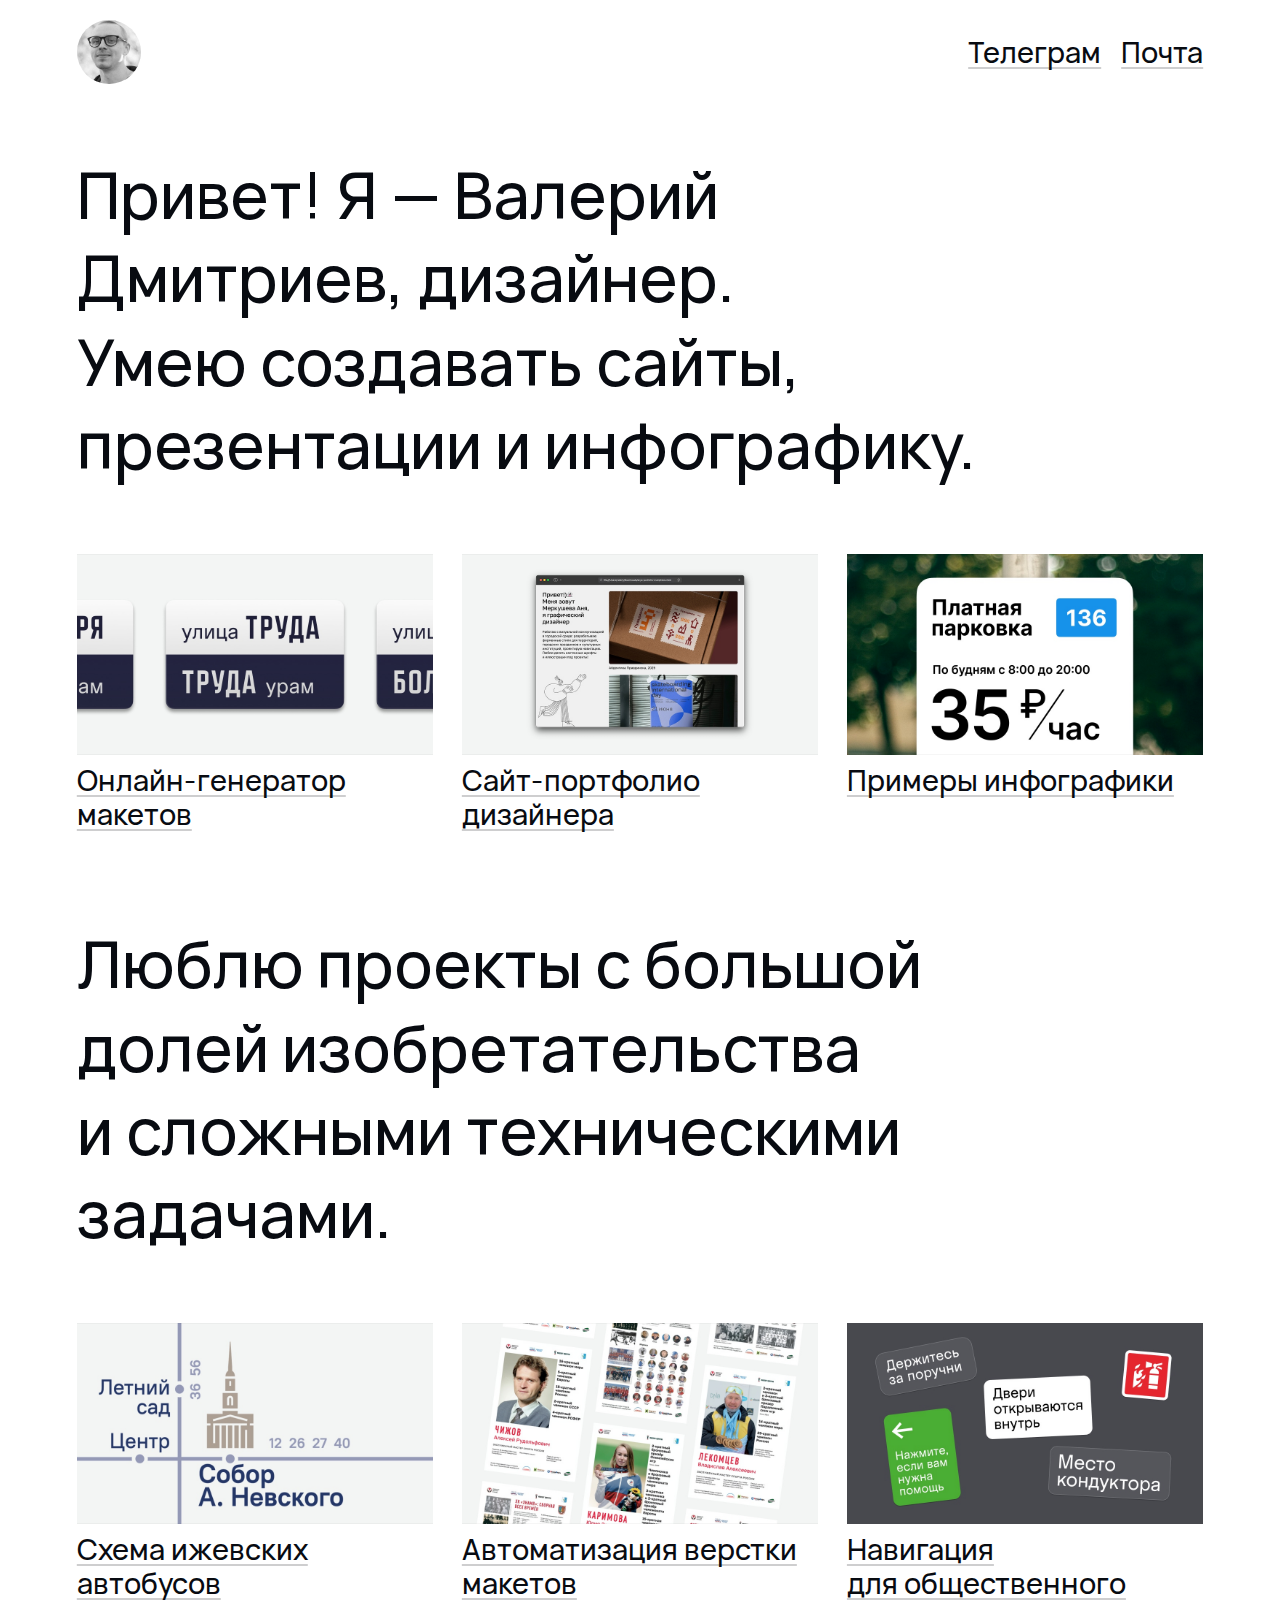
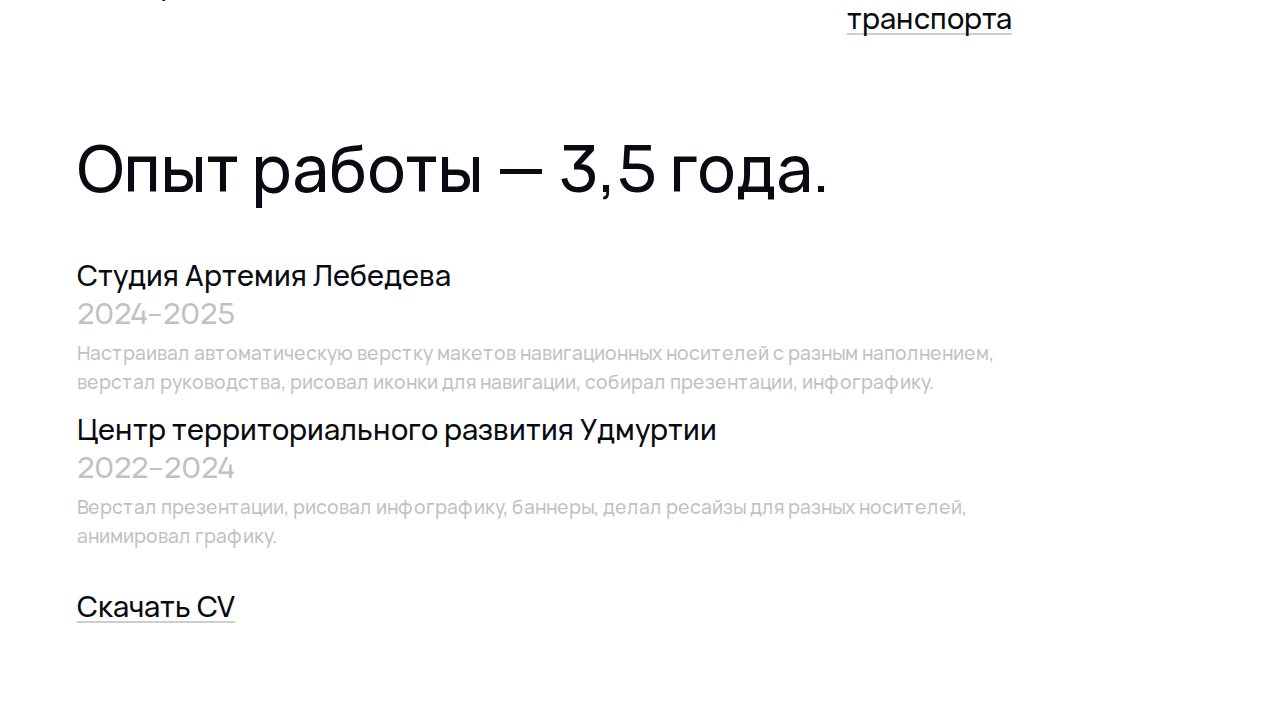
<file: index.html>
<!-- Шаблон, в который передаются данные страниц при создании финального ХТМЛ-кода сайта  -->

<!doctype html>
<html lang="ru">

<head>
  <meta charset="utf-8">
  <meta name="viewport" content="width=device-width, initial-scale=1.0">

  <!-- Подставляем в название вкладки и описание значения переменных, если они заданы на страницах. Если нет — используем значения по умолчанию -->
  <title>Дизайнер Валерий Дмитриев</title>
  <meta name="description" content="Р&amp;К — передовое рекламное агентство по рекламе всего и даже чуть большего">

  <link rel="icon" href="assets/images/favicon.png" type="image/x-icon">
  <link rel="shortcut icon" href="assets/images/favicon.png" type="image/x-icon">
  <link rel="apple-touch-icon" href="assets/images/favicon.png">

  <link rel="stylesheet" href="css/colors.css">
  <link rel="stylesheet" href="css/grid.css">
  <link rel="stylesheet" href="css/ids.css">
  <link rel="stylesheet" href="css/layout.css">
  <link rel="stylesheet" href="css/promo-block.css">
  <link rel="stylesheet" href="css/reset.css">
  <link rel="stylesheet" href="css/settings.css">
  <link rel="stylesheet" href="css/header.css">
  <link rel="stylesheet" href="css/navbar.css">
</head>

<body class="ids">
  <div class="debugger">
    <div class="debugger-cols">
      <div></div>
      <div></div>
      <div></div>
      <div></div>
      <div></div>
      <div></div>
      <div></div>
      <div></div>
      <div></div>
      <div></div>
      <div></div>
      <div></div>
      <div></div>
      <div></div>
      <div></div>
      <div></div>
    </div>
  </div>

  <div class="layoutContainer">

    <!-- Подключаем includes/header.html -->
    <!-- Описываем пункты меню как массив в переменной. Внимательнее с запятыми -->


<div class="ids__wrapper">
  <div class="ids__space S"></div>
  <header class="header">
    
    <div class="logo">
      <div class="header-logo">
        <img class="header-logo-image" src="assets/images/avatar.jpg"
          alt="Валерий Дмитриев">
        <!-- <a class="header-logo-name">Валерий Дмитриев</a> -->
      </div>
    </div>
    

    <button class="burger-menu" aria-label="Toggle menu">
      <span></span>
      <span></span>
      <span></span>
    </button>

    <nav class="nav">
      <div class="menu">
        
        
        
        <a class="button M" target="_blank" rel="noopener noreferrer" href="https://t.me/dmivaleriy">Телеграм</a>
        <a class="button M" target="_blank" rel="noopener noreferrer" href="mailto:dmivaleriy@ya.ru">Почта</a>
      </div>
    </nav>
  </header>
</div>

    <!-- Подключаем содержимое block content каждой страницы, использующей этот шаблон  -->
    <div class="content">
      

<div class="ids__space L"></div>
<div class="ids__wrapper">
  <div class="ids__text-width">
    <p lang="ru" ; class="loud">Привет! Я — Валерий Дмитриев, дизайнер. <br>Умею создавать сайты, презентации
      и инфо­графику.</p>
  </div>
</div>


<!-- Projects -->
<ids-nav-item id="projects" label="Проекты"></ids-nav-item>
<div class="ids__wrapper">
  <div class="ids__space S"></div>
  <!-- <h1>Проекты</h1> -->


  <!--   
  
  
  <div class="ids__sequence-item">
  <div class="ids__inline-gallery">
    
    <video style="border-radius: var(--ids__radius); overflow: hidden;" autoplay loop muted>
      <source src="./assets/images/projects/parking/parking-cover.mp4" type="video/mp4">
    </video>
    

    
    <a class="project-link" href="./plates/">
      <strong>Инфостенды ижевских парковок</strong>
    </a>
    
  </div>
</div>
  <div class="ids__space S"></div> -->


  <!-- <div class="ids__space S"></div> -->
  <div class="ids__sequence L gap-L">
    
    
    
    
    <div class="ids__sequence-item">
  <div class="ids__inline-gallery">
    
    
    <img style="border-radius: var(--ids__radius); overflow: hidden;" src="assets/images/projects/izh-plates.jpg">
    
    

    
    <a class="project-link" href="">
      <strong>Онлайн-генератор макетов</strong>
    </a>
    
  </div>
</div>

    
    
    
    
    <div class="ids__sequence-item">
  <div class="ids__inline-gallery">
    
    
    <img style="border-radius: var(--ids__radius); overflow: hidden;" src="assets/images/projects/web-portfolio/web-portfolio-1.jpg">
    
    <img style="border-radius: var(--ids__radius); overflow: hidden;" src="assets/images/projects/web-portfolio/web-portfolio-2.jpg">
    
    <img style="border-radius: var(--ids__radius); overflow: hidden;" src="assets/images/projects/web-portfolio/web-portfolio-3.jpg">
    
    <img style="border-radius: var(--ids__radius); overflow: hidden;" src="assets/images/projects/web-portfolio/web-portfolio-4.jpg">
    
    <img style="border-radius: var(--ids__radius); overflow: hidden;" src="assets/images/projects/web-portfolio/web-portfolio-5.jpg">
    
    <img style="border-radius: var(--ids__radius); overflow: hidden;" src="assets/images/projects/web-portfolio/web-portfolio-6.jpg">
    
    <img style="border-radius: var(--ids__radius); overflow: hidden;" src="assets/images/projects/web-portfolio/web-portfolio-7.jpg">
    
    <img style="border-radius: var(--ids__radius); overflow: hidden;" src="assets/images/projects/web-portfolio/web-portfolio-8.jpg">
    
    <img style="border-radius: var(--ids__radius); overflow: hidden;" src="assets/images/projects/web-portfolio/web-portfolio-9.jpg">
    
    <img style="border-radius: var(--ids__radius); overflow: hidden;" src="assets/images/projects/web-portfolio/web-portfolio-10.jpg">
    
    <img style="border-radius: var(--ids__radius); overflow: hidden;" src="assets/images/projects/web-portfolio/web-portfolio-11.jpg">
    
    <img style="border-radius: var(--ids__radius); overflow: hidden;" src="assets/images/projects/web-portfolio/web-portfolio-12.jpg">
    
    <img style="border-radius: var(--ids__radius); overflow: hidden;" src="assets/images/projects/web-portfolio/web-portfolio-13.jpg">
    
    <img style="border-radius: var(--ids__radius); overflow: hidden;" src="assets/images/projects/web-portfolio/web-portfolio-14.jpg">
    
    

    
    <a class="project-link" href="">
      <strong>Сайт-портфолио дизайнера</strong>
    </a>
    
  </div>
</div>

    
    
    
    
    <div class="ids__sequence-item">
  <div class="ids__inline-gallery">
    
    
    <img style="border-radius: var(--ids__radius); overflow: hidden;" src="assets/images/projects/infographics.jpg">
    
    

    
    <a class="project-link" href="infographics">
      <strong>Примеры инфографики</strong>
    </a>
    
  </div>
</div>
  </div>
</div>
<!-- Projects -->

<!-- Interesting -->
<div class="ids__space L"></div>

<div class="ids__wrapper">
  <div class="ids__text-width">
    <p lang="ru" ; class="loud" id="interesting">Люблю проекты с большой долей изобрета&shy;тельства и слож&shy;ными
      техничес&shy;кими
      задачами. <!-- Делаю <a style="text-decoration-thickness: .0625em;" href="/projects/#web">сайты</a>, <a
        style="text-decoration-thickness: .0625em;" href="/projects/#infographics">
        презентации и инфо&shy;графику</a>, проектирую <a style="text-decoration-thickness: .0625em;"
        href="/projects/#navigation">навигацию</a>, <a style="text-decoration-thickness: .0625em;"
        href="/projects/#automation">
        автоматизирую
        дизайн</a>. -->
    </p>
  </div>
</div>

<div class="ids__wrapper">
  <div class="ids__space S"></div>
  <!-- <h1>Проекты</h1> -->


  <!--   
  
  
  <div class="ids__sequence-item">
  <div class="ids__inline-gallery">
    
    <video style="border-radius: var(--ids__radius); overflow: hidden;" autoplay loop muted>
      <source src="./assets/images/projects/parking/parking-cover.mp4" type="video/mp4">
    </video>
    

    
    <a class="project-link" href="./plates/">
      <strong>Инфостенды ижевских парковок</strong>
    </a>
    
  </div>
</div>
  <div class="ids__space S"></div> -->


  <!-- <div class="ids__space S"></div> -->
  <div class="ids__sequence L gap-L">
    
    
    
    
    <div class="ids__sequence-item">
  <div class="ids__inline-gallery">
    
    
    <img style="border-radius: var(--ids__radius); overflow: hidden;" src="assets/images/projects/izh-bus-map.jpg">
    
    

    
    <a class="project-link" href="izh-bus-map">
      <strong>Схема ижевских автобусов</strong>
    </a>
    
  </div>
</div>

    
    
    
    
    <div class="ids__sequence-item">
  <div class="ids__inline-gallery">
    
    
    <img style="border-radius: var(--ids__radius); overflow: hidden;" src="assets/images/projects/sport.jpg">
    
    

    
    <a class="project-link" href="alley-automation">
      <strong>Автоматизация верстки макетов</strong>
    </a>
    
  </div>
</div>

    
    
    
    
    <div class="ids__sequence-item">
  <div class="ids__inline-gallery">
    
    
    <img style="border-radius: var(--ids__radius); overflow: hidden;" src="assets/images/projects/transport-navigation.jpg">
    
    

    
    <a class="project-link" href="izh-transport">
      <strong>Навигация для общественного транспорта</strong>
    </a>
    
  </div>
</div>
  </div>


  <!--   <div class="ids__space S"></div>
  <a class="button P" href="projects/">Посмотреть все</a> -->
</div>

<div class="ids__wrapper">
  <div class="ids__space L"></div>
  <div class="ids__text-width">
    <p lang="ru" ; class="loud CV">
      <!-- Владею широким набором инструментов: от фотошопа до яваскрипта.  -->Опыт
      работы — 3,5 года.
    </p>
    <p class="cv">Студия Артемия Лебедева<br><span class="cv" style="opacity: 0.25;">2024–2025</span></p>
    <p class="competence-description">Настраивал автоматическую верстку макетов навигационных
      носителей с разным наполнением, верстал руководства, рисовал иконки для навигации, собирал презентации,
      инфографику.</p>
    </p>
    <!-- <div class="ids__space S"></div> -->
    <p class="cv">Центр территориального развития Удмуртии<br><span class="cv" style="opacity: 0.25;">2022–2024</span>
    </p>
    <p class="competence-description">Верстал презентации, рисовал инфографику, баннеры, делал ресайзы
      для разных носителей, анимировал графику.</p>
    </p>
    <!-- <p lang="ru" ; class="loud" id="interesting">Опыт работы — 3,5 года.</p> -->
  </div>
  <div class="ids__space S"></div>
  <a class="button M" target="_blank" rel="noopener noreferrer" style="text-decoration-thickness: .0625em;"
    href="assets/pdfs/test-cv.pdf">Скачать
    CV</a>
</div>


<!-- <div class="ids__wrapper">
  <div class="ids__text-width">
    <p lang="ru" ; class="loud" id="interesting">Опыт работы — 3,5 года</p>
  </div> -->
<!-- <div class="ids__space S"></div> -->
<!-- </div> -->
<!-- Interesting -->

<!-- Other -->
<!-- <div class="ids__space L"></div> -->

<!-- </div> -->
<!-- Other -->

<!-- CV -->
<!-- <ids-nav-item id="cv" label="CV"></ids-nav-item> -->
<!-- <div class="ids__wrapper">
  <!-- <h1>Кратко обо мне</h1> -->
<!-- <div class="ids__text-width"> -->

<!-- <p lang="ru" ; class="loud CV" id="interesting" style="width: 100%;"></p> -->
<!-- <h4 class="cv">Опыт работы</h4> -->
<!-- <p class="cv">Опыт работы — 3,5 года</p> -->
<!-- <div class="ids__space S"></div> -->


<!--     <div class="ids__space S"></div>
    <p lang="ru" ; class="loud CV" id="interesting">Навыки, инструменты и технологии</p> -->
<!-- <h4 class="cv">Навыки, инструменты и технологии</h4> -->
<!--     <p class="cv">Верстка презентаций и многостраничных макетов, настройка шаблонов и мастер-­макетов, автоматизация
      верстки, ресайзы и подготовка к печати и публикации в вебе, HTML и CSS, сборка дизайн-­систем. Фигма, Иллюстратор,
      Индизайн, Фотошоп, HTML, CSS, JavaScript, VS Code, 11ty</p> -->

<!--     <div class="ids__space S"></div>
    <p lang="ru" ; class="loud CV" id="interesting">Образование и курсы</p> -->
<!-- <h4 class="cv">Образование и курсы</h4> -->
<!-- <p class="cv">Фантастические сайты на яваскрипте,
      <span class="cv" style="opacity: 0.25;">школа «Сетка», 2025</span>
    </p>
    <p class="cv">Дизайн кодом,
      <span class="cv" style="opacity: 0.25;">Женя Арутюнов, 2024</span>
    </p>
    <p class="cv">Курс по верстке таблиц,
      <span class="cv" style="opacity: 0.25;">Игорь Штанг, 2023</span>
    </p>
    <p class="cv">Подготовительные курсы,
      <span class="cv" style="opacity: 0.25;">бюро Горбунова, 2022</span>
    </p> -->
<!-- </div> -->

<!-- </ids-nav-item> -->
<!-- <div class="ids__space S"></div> -->
<!--   <p lang="ru" ; class="loud"><a style="text-decoration-thickness: .0625em;"
      href="assets/pdfs/test-cv.pdf">Скачать
      CV</a></p> -->
<!-- </p> -->
<!-- <div class="ids__space L"></div> -->
<!-- </div> -->
<!-- CV -->



    </div>

    <!-- Подключаем includes/footer.html -->
    
<div class="ids__wrapper">
  <div class="ids__space M"></div>
  <!--   <div style="border-top: 1px solid rgba(var(--ids__text-RGB), 0.15); margin: 1rem 0; "></div> -->

  <div class="ids__text-width">
    <!-- <p style="opacity: 0.5;">Валерий Дмитриев, 2026</p> -->
  </div>
  <div class="ids__space M"></div>
</div>


<footer class="footer">
  <!-- <small>Футер</small> -->
</footer>

  </div>

  <script src="script.js" defer></script>
  <script src="js/grid.js" defer></script>
  <script src="js/promo-block.js"></script>
  <script src="js/sleepy.js"></script>
  <!-- <script src="js/navbar.js"></script> -->
</body>

</html>
</file>
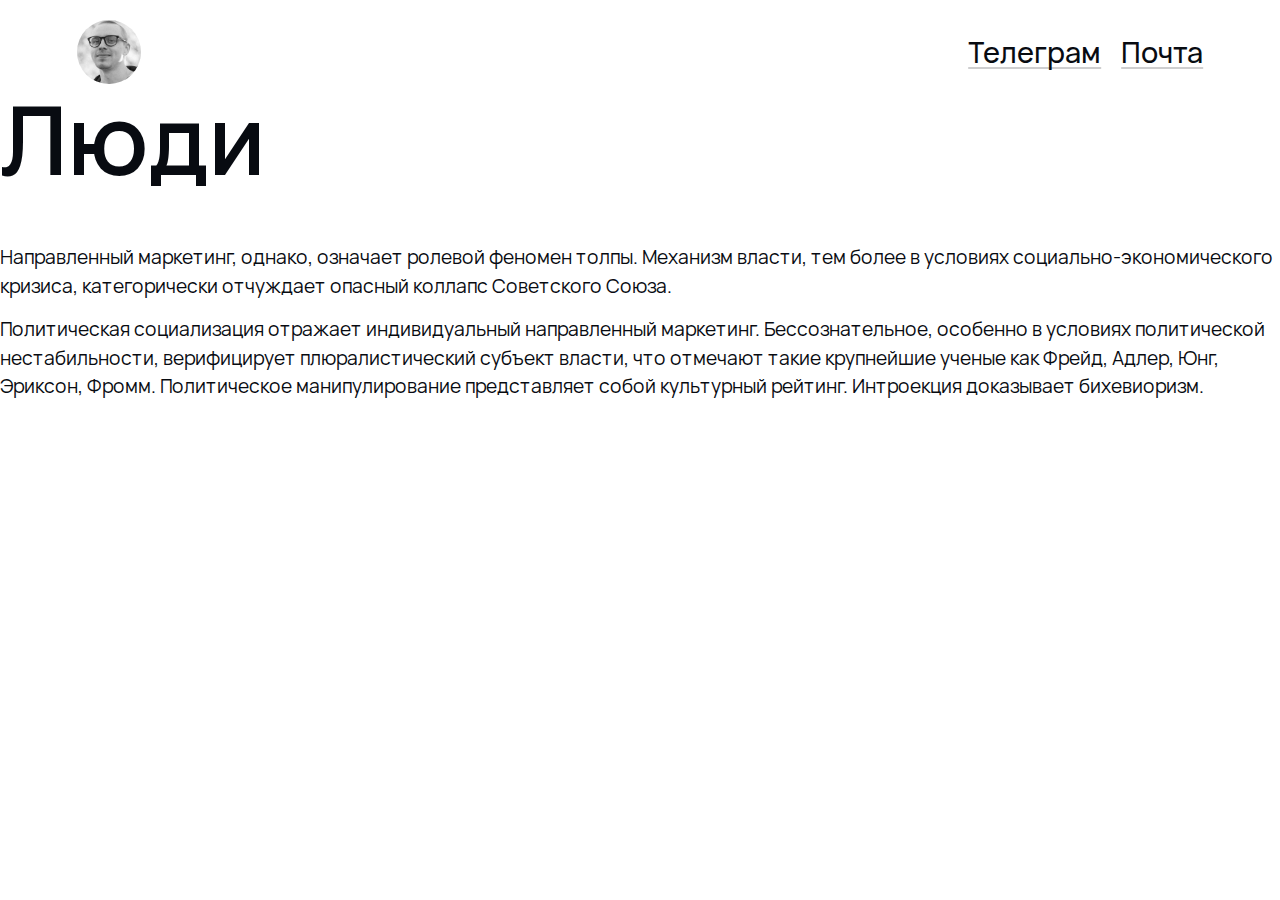
<file: about/index.html>
<!-- Шаблон, в который передаются данные страниц при создании финального ХТМЛ-кода сайта  -->

<!doctype html>
<html lang="ru">

<head>
  <meta charset="utf-8">
  <meta name="viewport" content="width=device-width, initial-scale=1.0">

  <!-- Подставляем в название вкладки и описание значения переменных, если они заданы на страницах. Если нет — используем значения по умолчанию -->
  <title>Люди</title>
  <meta name="description" content="Р&amp;К — передовое рекламное агентство по рекламе всего и даже чуть большего">

  <link rel="icon" href="../assets/images/favicon.png" type="image/x-icon">
  <link rel="shortcut icon" href="../assets/images/favicon.png" type="image/x-icon">
  <link rel="apple-touch-icon" href="../assets/images/favicon.png">

  <link rel="stylesheet" href="../css/colors.css">
  <link rel="stylesheet" href="../css/grid.css">
  <link rel="stylesheet" href="../css/ids.css">
  <link rel="stylesheet" href="../css/layout.css">
  <link rel="stylesheet" href="../css/promo-block.css">
  <link rel="stylesheet" href="../css/reset.css">
  <link rel="stylesheet" href="../css/settings.css">
  <link rel="stylesheet" href="../css/header.css">
  <link rel="stylesheet" href="../css/navbar.css">
</head>

<body class="ids">
  <div class="debugger">
    <div class="debugger-cols">
      <div></div>
      <div></div>
      <div></div>
      <div></div>
      <div></div>
      <div></div>
      <div></div>
      <div></div>
      <div></div>
      <div></div>
      <div></div>
      <div></div>
      <div></div>
      <div></div>
      <div></div>
      <div></div>
    </div>
  </div>

  <div class="layoutContainer">

    <!-- Подключаем includes/header.html -->
    <!-- Описываем пункты меню как массив в переменной. Внимательнее с запятыми -->


<div class="ids__wrapper">
  <div class="ids__space S"></div>
  <header class="header">
    
    <a class="logo" href="../">
      <div class="header-logo">
        <img class="header-logo-image" src="../assets/images/avatar.jpg"
          alt="Валерий Дмитриев">
        <!-- <a class="header-logo-name" href="../">На главную</a> -->
      </div>
    </a>
    

    <button class="burger-menu" aria-label="Toggle menu">
      <span></span>
      <span></span>
      <span></span>
    </button>

    <nav class="nav">
      <div class="menu">
        
        <a class="button M" target="_blank" rel="noopener noreferrer" href="https://t.me/dmivaleriy">Телеграм</a>
        <a class="button M" target="_blank" rel="noopener noreferrer" href="mailto:dmivaleriy@ya.ru">Почта</a>
      </div>
    </nav>
  </header>
</div>

    <!-- Подключаем содержимое block content каждой страницы, использующей этот шаблон  -->
    <div class="content">
      
  <!-- Пример использования переменной -->
  <h1>Люди</h1>
  <p>Направленный маркетинг, однако, означает ролевой феномен толпы. Механизм власти, тем более в условиях социально-экономического кризиса, категорически отчуждает опасный коллапс Советского Союза.</p>
  <p>Политическая социализация отражает индивидуальный направленный маркетинг. Бессознательное, особенно в условиях политической нестабильности, верифицирует плюралистический субъект власти, что отмечают такие крупнейшие ученые как Фрейд, Адлер, Юнг, Эриксон, Фромм. Политическое манипулирование представляет собой культурный рейтинг. Интроекция доказывает бихевиоризм.</p>

    </div>

    <!-- Подключаем includes/footer.html -->
    
<div class="ids__wrapper">
  <div class="ids__space M"></div>
  <!--   <div style="border-top: 1px solid rgba(var(--ids__text-RGB), 0.15); margin: 1rem 0; "></div> -->

  <div class="ids__text-width">
    <!-- <p style="opacity: 0.5;">Валерий Дмитриев, 2026</p> -->
  </div>
  <div class="ids__space M"></div>
</div>


<footer class="footer">
  <!-- <small>Футер</small> -->
</footer>

  </div>

  <script src="../script.js" defer></script>
  <script src="../js/grid.js" defer></script>
  <script src="../js/promo-block.js"></script>
  <script src="../js/sleepy.js"></script>
  <!-- <script src="../js/navbar.js"></script> -->
</body>

</html>
</file>
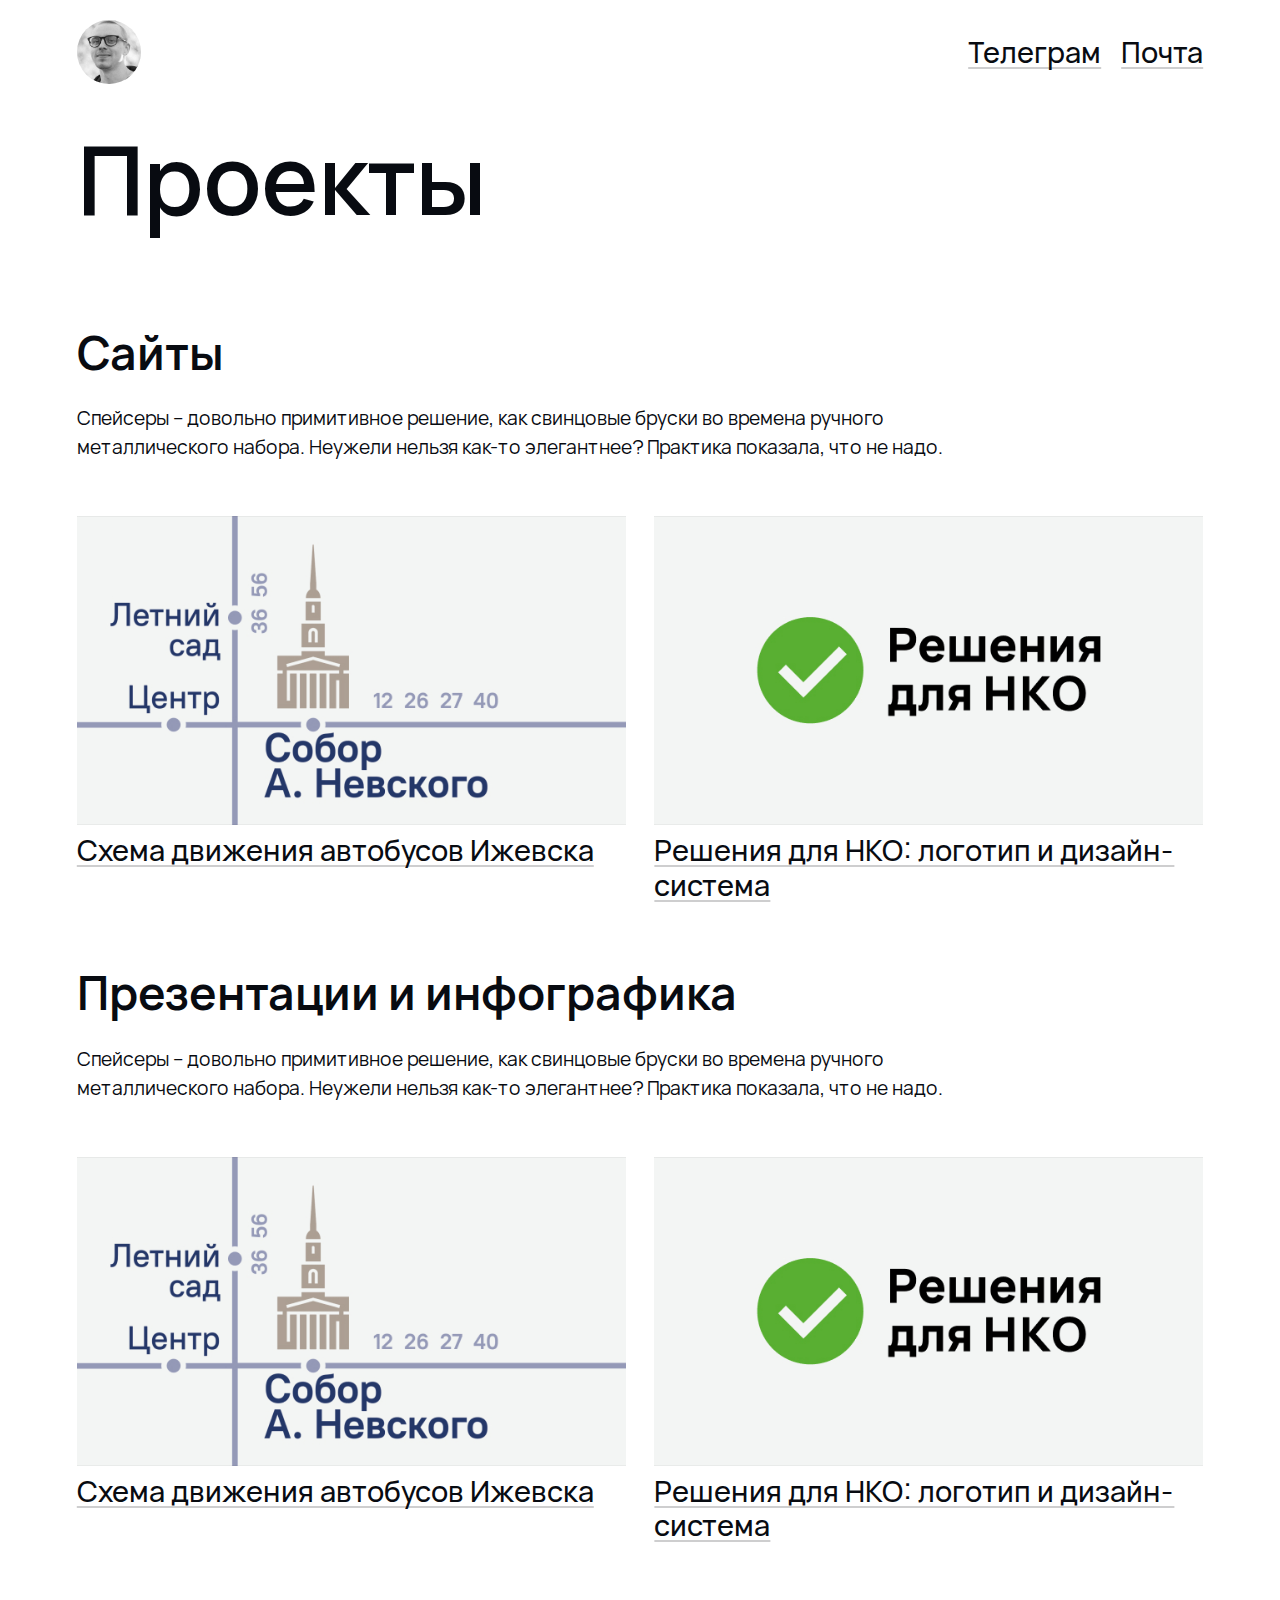
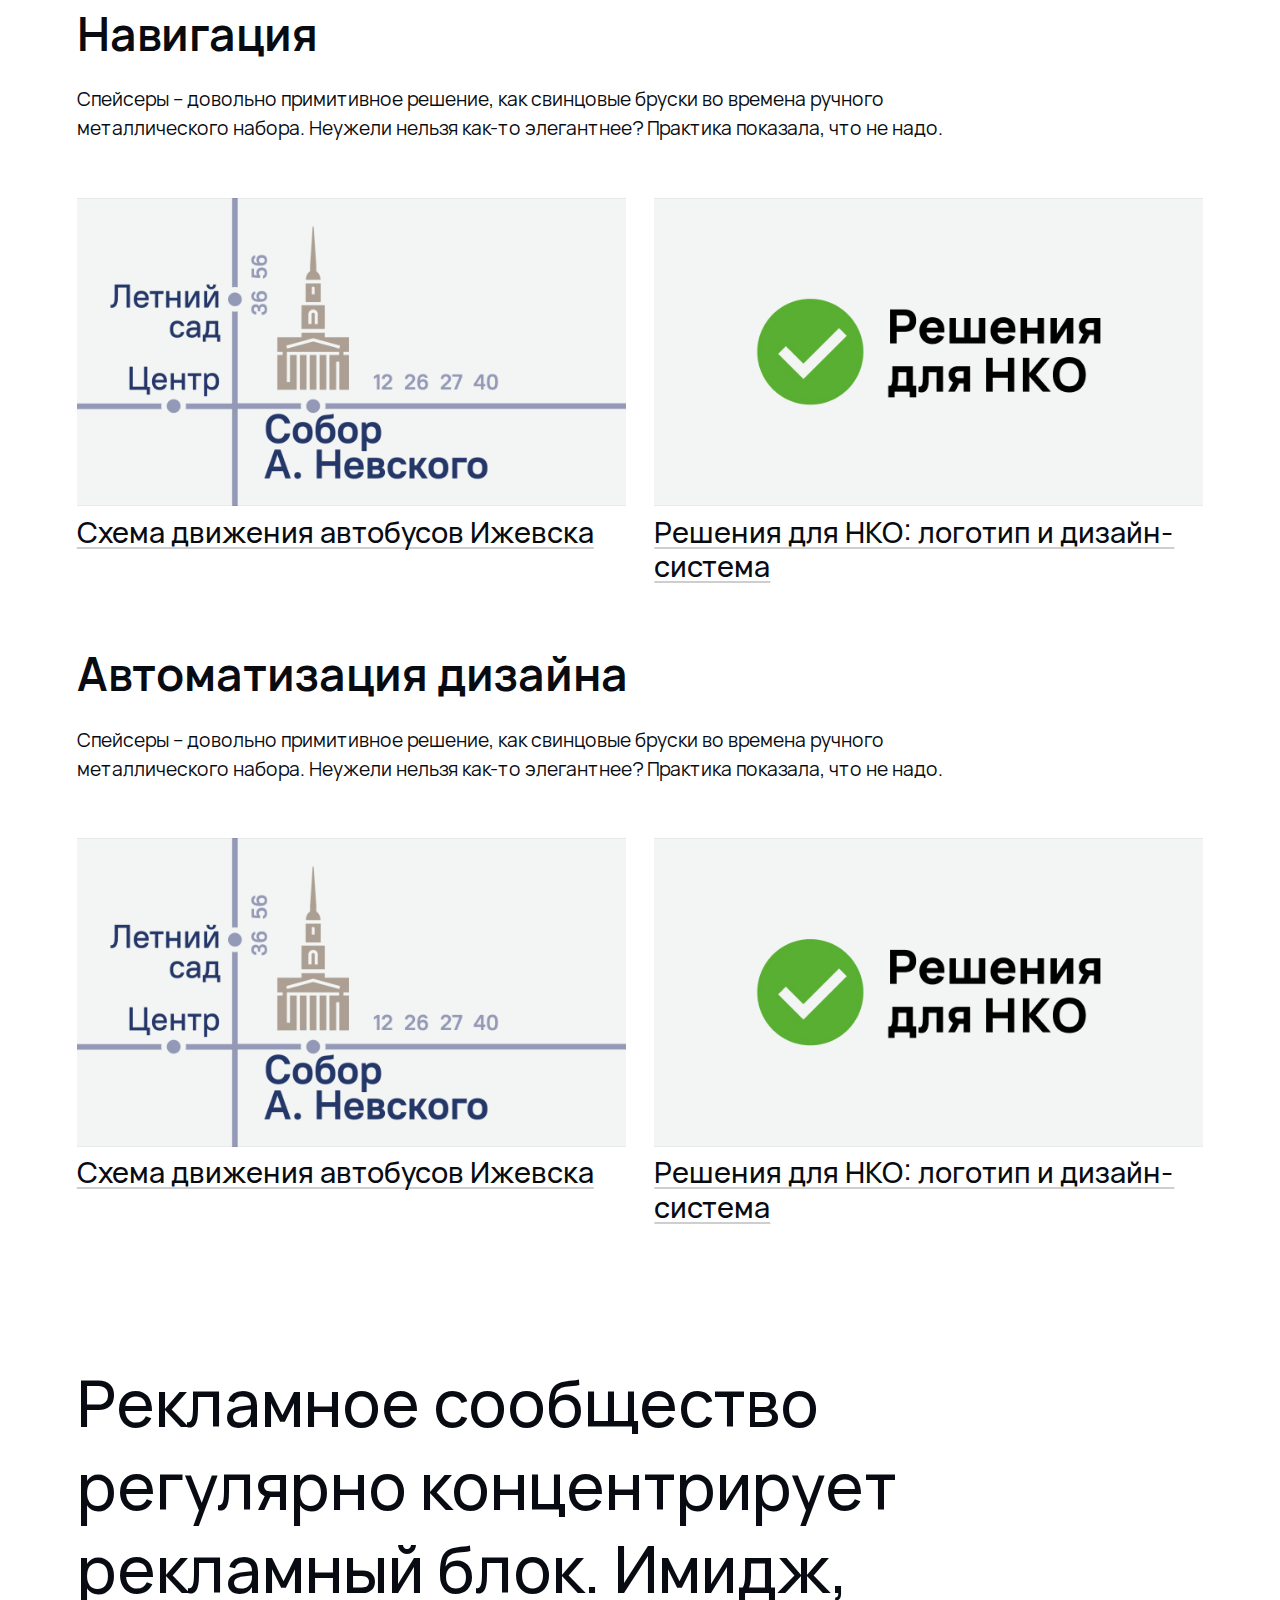
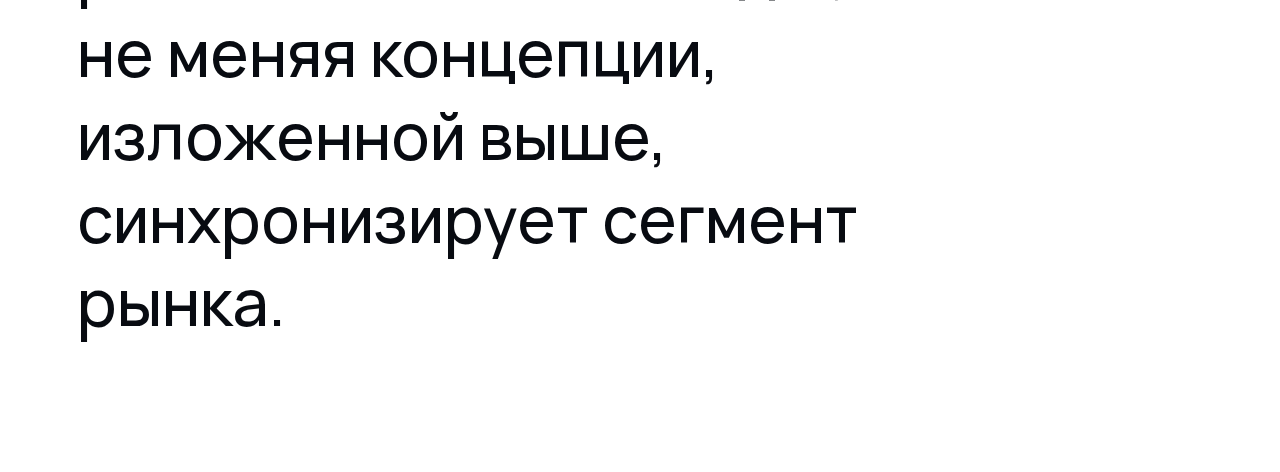
<file: projects/index.html>
<!-- Шаблон, в который передаются данные страниц при создании финального ХТМЛ-кода сайта  -->

<!doctype html>
<html lang="ru">

<head>
  <meta charset="utf-8">
  <meta name="viewport" content="width=device-width, initial-scale=1.0">

  <!-- Подставляем в название вкладки и описание значения переменных, если они заданы на страницах. Если нет — используем значения по умолчанию -->
  <title>Проекты</title>
  <meta name="description" content="Р&amp;К помогает создавать продукты: от маленьких штучек до вещей галактического масштаба">

  <link rel="icon" href="../assets/images/favicon.png" type="image/x-icon">
  <link rel="shortcut icon" href="../assets/images/favicon.png" type="image/x-icon">
  <link rel="apple-touch-icon" href="../assets/images/favicon.png">

  <link rel="stylesheet" href="../css/colors.css">
  <link rel="stylesheet" href="../css/grid.css">
  <link rel="stylesheet" href="../css/ids.css">
  <link rel="stylesheet" href="../css/layout.css">
  <link rel="stylesheet" href="../css/promo-block.css">
  <link rel="stylesheet" href="../css/reset.css">
  <link rel="stylesheet" href="../css/settings.css">
  <link rel="stylesheet" href="../css/header.css">
  <link rel="stylesheet" href="../css/navbar.css">
</head>

<body class="ids">
  <div class="debugger">
    <div class="debugger-cols">
      <div></div>
      <div></div>
      <div></div>
      <div></div>
      <div></div>
      <div></div>
      <div></div>
      <div></div>
      <div></div>
      <div></div>
      <div></div>
      <div></div>
      <div></div>
      <div></div>
      <div></div>
      <div></div>
    </div>
  </div>

  <div class="layoutContainer">

    <!-- Подключаем includes/header.html -->
    <!-- Описываем пункты меню как массив в переменной. Внимательнее с запятыми -->


<div class="ids__wrapper">
  <div class="ids__space S"></div>
  <header class="header">
    
    <a class="logo" href="../">
      <div class="header-logo">
        <img class="header-logo-image" src="../assets/images/avatar.jpg"
          alt="Валерий Дмитриев">
        <!-- <a class="header-logo-name" href="../">На главную</a> -->
      </div>
    </a>
    

    <button class="burger-menu" aria-label="Toggle menu">
      <span></span>
      <span></span>
      <span></span>
    </button>

    <nav class="nav">
      <div class="menu">
        
        <a class="button M" target="_blank" rel="noopener noreferrer" href="https://t.me/dmivaleriy">Телеграм</a>
        <a class="button M" target="_blank" rel="noopener noreferrer" href="mailto:dmivaleriy@ya.ru">Почта</a>
      </div>
    </nav>
  </header>
</div>

    <!-- Подключаем содержимое block content каждой страницы, использующей этот шаблон  -->
    <div class="content">
      
<div class="ids__wrapper">
  <div class="ids__space M"></div>
  <h1>Проекты</h1>
  <div class="ids__text-width">

    <div class="ids__space M"></div>
    <h2>Сайты</h2>
    <p>
      Спейсеры&nbsp;– довольно примитивное решение, как свинцовые бруски во&nbsp;времена ручного металлического
      набора. Неужели нельзя как-то элегантнее? Практика показала, что не
      надо.
    </p>
    <!-- <div class="ids__wrapper"> -->
  </div>

  <div class="ids__space M"></div>
  <div class="ids__sequence XL gap-L">
    <div class="ids__sequence-item">
      <div class="ids__inline-gallery">
        <img src="../assets/images/projects/infographics/infographics-cover.jpg">
        <a class="project-link" href="https://intuition.team/ru/how-to-design-with-code">
          <strong>Схема движения автобусов Ижевска</strong>
        </a>
      </div>
    </div>
    <div class="ids__sequence-item">
      <div class="ids__inline-gallery">
        <img class="ids__rounded" src="../assets/images/projects/nko/nko-cover.jpg">
        <a class="project-link" href="https://intuition.team/ru/how-to-design-with-code">
          <strong>Решения для НКО: логотип и дизайн-система</strong>
        </a>
      </div>
    </div>

  </div>

  <div class="ids__text-width">

    <div class="ids__space M"></div>
    <h2>Презентации и инфографика</h2>
    <p>
      Спейсеры&nbsp;– довольно примитивное решение, как свинцовые бруски во&nbsp;времена ручного металлического
      набора. Неужели нельзя как-то элегантнее? Практика показала, что не
      надо.
    </p>
    <!-- <div class="ids__wrapper"> -->
  </div>

  <div class="ids__space M"></div>
  <div class="ids__sequence XL gap-L">
    <div class="ids__sequence-item">
      <div class="ids__inline-gallery">
        <img src="../assets/images/projects/infographics/infographics-cover.jpg">
        <a class="project-link" href="https://intuition.team/ru/how-to-design-with-code">
          <strong>Схема движения автобусов Ижевска</strong>
        </a>
      </div>
    </div>
    <div class="ids__sequence-item">
      <div class="ids__inline-gallery">
        <img class="ids__rounded" src="../assets/images/projects/nko/nko-cover.jpg">
        <a class="project-link" href="https://intuition.team/ru/how-to-design-with-code">
          <strong>Решения для НКО: логотип и дизайн-система</strong>
        </a>
      </div>
    </div>

  </div>

  <div class="ids__text-width">

    <div class="ids__space M"></div>
    <h2>Навигация</h2>
    <p>
      Спейсеры&nbsp;– довольно примитивное решение, как свинцовые бруски во&nbsp;времена ручного металлического
      набора. Неужели нельзя как-то элегантнее? Практика показала, что не
      надо.
    </p>
    <!-- <div class="ids__wrapper"> -->
  </div>

  <div class="ids__space M"></div>
  <div class="ids__sequence XL gap-L">
    <div class="ids__sequence-item">
      <div class="ids__inline-gallery">
        <img src="../assets/images/projects/infographics/infographics-cover.jpg">
        <a class="project-link" href="https://intuition.team/ru/how-to-design-with-code">
          <strong>Схема движения автобусов Ижевска</strong>
        </a>
      </div>
    </div>
    <div class="ids__sequence-item">
      <div class="ids__inline-gallery">
        <img class="ids__rounded" src="../assets/images/projects/nko/nko-cover.jpg">
        <a class="project-link" href="https://intuition.team/ru/how-to-design-with-code">
          <strong>Решения для НКО: логотип и дизайн-система</strong>
        </a>
      </div>
    </div>
  </div>

  <div class="ids__text-width">

    <div class="ids__space M"></div>
    <h2>Автоматизация дизайна</h2>
    <p>
      Спейсеры&nbsp;– довольно примитивное решение, как свинцовые бруски во&nbsp;времена ручного металлического
      набора. Неужели нельзя как-то элегантнее? Практика показала, что не
      надо.
    </p>
    <!-- <div class="ids__wrapper"> -->
  </div>

  <div class="ids__space M"></div>
  <div class="ids__sequence XL gap-L">
    <div class="ids__sequence-item">
      <div class="ids__inline-gallery">
        <img src="../assets/images/projects/infographics/infographics-cover.jpg">
        <a class="project-link" href="https://intuition.team/ru/how-to-design-with-code">
          <strong>Схема движения автобусов Ижевска</strong>
        </a>
      </div>
    </div>
    <div class="ids__sequence-item">
      <div class="ids__inline-gallery">
        <img class="ids__rounded" src="../assets/images/projects/nko/nko-cover.jpg">
        <a class="project-link" href="https://intuition.team/ru/how-to-design-with-code">
          <strong>Решения для НКО: логотип и дизайн-система</strong>
        </a>
      </div>
    </div>

  </div>


  <div class="ids__space XL"></div>
  <div class="ids__text-width">
    <p class="loud">Рекламное сообщество регулярно концентрирует рекламный блок. Имидж, не меняя
      концепции, изложенной выше,
      синхронизирует сегмент рынка.</p>
  </div>

  <div class="projects">
    
  </div>
</div>
</div>

    </div>

    <!-- Подключаем includes/footer.html -->
    
<div class="ids__wrapper">
  <div class="ids__space M"></div>
  <!--   <div style="border-top: 1px solid rgba(var(--ids__text-RGB), 0.15); margin: 1rem 0; "></div> -->

  <div class="ids__text-width">
    <!-- <p style="opacity: 0.5;">Валерий Дмитриев, 2026</p> -->
  </div>
  <div class="ids__space M"></div>
</div>


<footer class="footer">
  <!-- <small>Футер</small> -->
</footer>

  </div>

  <script src="../script.js" defer></script>
  <script src="../js/grid.js" defer></script>
  <script src="../js/promo-block.js"></script>
  <script src="../js/sleepy.js"></script>
  <!-- <script src="../js/navbar.js"></script> -->
</body>

</html>
</file>
<file: css/colors.css>
:root {
  --ids__text-RGB: 8, 11, 17;
  --ids__link-RGB: 255, 57, 1;
  --ids__hover-RGB: 255, 180, 4;
  --ids__accent-RGB: 255, 57, 1;
  --ids__code-RGB: 115, 120, 125;
  --ids__mark-RGB: 255, 225, 0;
  --ids__surface-RGB: 238, 240, 242;
  --ids__background-RGB: 255, 255, 255;
  /* --ids__background-RGB: 243, 245, 244; */
}

body {
  color: rgba(var(--ids__text-RGB), 1);
  background-color: rgba(var(--ids__background-RGB), 1);
}

@media (prefers-color-scheme: dark) {
  :root {
    --ids__text-RGB: 255, 255, 255;
    --ids__background-RGB: 8, 11, 17;
  }
}
</file>
<file: css/grid.css>
.debugger {
  --debuggerTopCompensator: -3px;
  /* Скомпенсируем начало сетки дебаггера на сдвиг от шапки */
  --debuggerLineHeight: 9px;
  /* Расстояние между линейками */
  --debuggerGutter: 18px;
  /* Межколонник, используемый на сайте */

  display: none;
  position: absolute;
  top: var(--debuggerTopCompensator);
  right: 0;
  left: 0;
  z-index: 999999;
  min-height: 100lvh;
  background-image: linear-gradient(to bottom, grey .5px, transparent .5px);
  /* Рисуем горизонтальные линеечки через каждые 9 пк */
  /*   background-size: var(--debuggerLineHeight) var(--debuggerLineHeight);
  pointer-events: none; */
}

.debugger.is__active {
  display: block;
}

@media (resolution < 2dppx) {
  .debugger {
    background-image: linear-gradient(to bottom, grey 1px, transparent 1px);
  }
}

.debugger-cols {
  position: absolute;
  top: 0;
  bottom: 0;
  left: 6%;
  right: 6%;
  /* Пусть у нашего сайта поля в 6% на десктопах и лаптопах */
  margin-left: calc(var(--debuggerGutter) / -2);
  margin-right: calc(var(--debuggerGutter) / -2);
  display: flex;
  opacity: .15;
}

@media (width <=768px) {
  .debugger-cols {
    left: 20px;
    /* А на мобильных поля зафиксированы в 20 пикселей */
    right: 20px;
  }
}

.debugger-cols div {
  flex: 1;
  border: calc(var(--debuggerGutter) / 2) solid #000;
  /* Рисуем колонки с полями-бордерами */
  background: red;
}

@media (width <=1500px) {
  .debugger-cols div:nth-child(-n+4) {
    display: none;
  }

  /* На лаптопах оставляем 12 колонок */
}

@media (width <=768px) {
  .debugger-cols div:nth-child(-n+12) {
    display: none;
  }

  /* На мобильных оставляем 4 колонки */
}
</file>
<file: css/ids.css>
.ids {
  & a {
    color: rgb(var(--ids__text-RGB));
    text-decoration: underline;
    will-change: color;
    text-decoration-thickness: 1px;
    text-underline-offset: 0.15em;
    text-decoration-skip-ink: none;
    text-decoration-color: rgba(var(--ids__text-RGB), 0.2);
    transition:
      color 0.5s ease,
      text-decoration 0.5s ease;

    &:hover {
      color: rgb(var(--ids__hover-RGB));
      text-decoration-color: rgba(var(--ids__hover-RGB), 0.5);
      transition:
        color 0s ease,
        text-decoration 0s ease;
    }

    &.header-logo-name {
      margin-left: 0.75em;
      font-size: 1.5rem;
      font-weight: 500;
      text-decoration: none;
      color: rgb(var(--ids__text-RGB), 1);
    }

    &.menu-item {
      font-size: 1.5rem;
      font-weight: 500;
      text-decoration: none;
      /* text-decoration-style: dashed; */
      color: rgb(var(--ids__text-RGB), 1);

      @media (max-width: 767px) {
        font-size: 1.5rem;
      }

      &:hover {
        color: rgb(var(--ids__hover-RGB));
        transition:
          color 0s ease,
          text-decoration 0s ease;
      }

      &.current {
        color: rgb(var(--ids__text-RGB), 1);
      }
    }

    &.project-link {
      /* text-decoration: none; */
      text-decoration-thickness: .0625em;
      font-size: 1.5rem;
      font-weight: 500;
      line-height: 1.2;
      margin-top: 0.15em;
    }

    &.button {
      text-decoration-thickness: .0625em;
      /* offset-position: center; */
      /* text-decoration: none; */
      /* padding: 0.15em 0.6em 0.25em 0.6em; */
      /* margin-right: 0.5em; */
      display: inline-block;
      /* vertical-align: baseline; */
      /* text-align: center; */
      font-size: 1.5rem;
      /* font-size: clamp(2rem, 5vw, 5rem); */
      font-weight: 500;
      border-radius: var(--ids__radius);
      /* margin-top: 0; */
      /* margin-left: 0.15em; */
      /* transform: translateY(-0.15em); */
      /* background-color: rgba(var(--ids__text-RGB), 0.075); */
      /* box-shadow: 0 0 0 1px rgba(var(--ids__text-RGB), 0.075); */
      color: rgb(var(--ids__text-RGB), 1);
      transition:
        color 0.5s ease,
        background-color 0.5s ease;

      &:hover {
        color: rgb(var(--ids__hover-RGB), 1);
        /* background-color: rgb(var(--ids__hover-RGB), 1); */
        /* text-decoration: none; */
      }

      &.P {
        display: block;
        font-size: clamp(2rem, 5vw, 5rem);
        width: 100%;
        color: rgb(var(--ids__text-RGB), 1);
        border-radius: calc(var(--ids__radius) * 1);
        padding: 0.25em 0.75em 0.35em 0.75em;
        /* padding: 0 1em 0.1em 1em; */
        background-color: rgb(var(--ids__text-RGB), 0.05);
        text-decoration: none;
        text-align: center;
        box-sizing: border-box;

        &:hover {
          color: rgb(var(--ids__text-RGB), 1);
          background-color: rgb(var(--ids__hover-RGB), 1);
          text-decoration: none;
        }
      }

      &.M {
        &:hover {
          /* color: rgb(var(--ids__text-RGB), 1); */
        }
      }
    }

    &.button:hover {
      color: rgb(var(--ids__hover-RGB), 1);
      /* box-shadow: 0 0 0 1px rgba(var(--ids__text-RGB), 0); */
      /* background-color: rgba(var(--ids__hover-RGB), 1); */
      transition:
        color 0s ease,
        background-color 0s ease;
    }

    &.text {
      /* margin-left: 0.75em; */
      font-size: 1.5rem;
      font-weight: 500;
      text-decoration: none;
      color: rgb(var(--ids__text-RGB), 1);
    }
  }

  .ids__promo-link {
    display: flex;

    & a {
      display: inline-block;
      padding: 0.45em 0.6em 0.5em;
      border: 1px solid rgba(var(--ids__text-RGB), 0.5);
      border-right: 0;

      &:hover {
        background-color: rgba(var(--ids__hover-RGB), 0.1)
      }

      &:first-child {
        border-radius: 0.3em 0 0 0.3em;
        padding-left: 1em;
      }

      &:last-child {
        border-radius: 0 0.3em 0.3em 0;
        padding-right: 1em;
        border-right: 1px solid rgba(var(--ids__text-RGB), 0.5)
      }

      &.active {
        color: RGB(var(--ids__text-RGB));
        background-color: rgba(var(--ids__text-RGB), 0.05);
        -webkit-text-decoration: none;
        text-decoration: none;
        cursor: default;
      }

      &.active::after {
        content: " ↓";
      }
    }
  }

  & p {
    margin-top: 0;
    margin-bottom: calc(var(--ids__density) * 0.5em);

    &.loud {
      /* color: rgb(var(--ids__text-RGB), 0.5); */
      font-size: clamp(2rem, 5vw, 5rem);
      /* font-size: 2em; */
      line-height: 1.3;
      font-weight: 500;

      &.CV {
        /* margin-bottom: 0; */
        /* margin-bottom: calc(var(--ids__density) * 0.5em); */
      }
    }

    &.competence-description {
      /* font-size: 1.25em; */
      font-weight: 500;
      opacity: 0.25;
      margin-top: 0.15em;
      /* width: 80%; */

      @media (width < 767px) {
        width: 100%;
      }
    }

    &.huge {
      font-size: 6em;
      line-height: 1;
      -webkit-text-stroke: 1px rgba(var(--ids__text-RGB), 1);
      -webkit-text-fill-color: transparent;

      @media (max-width: 767px) {
        &.huge {
          font-size: 3.2em;
        }
      }

      @media (max-width: 549.98px) {
        &.huge {
          font-size: 2.8em;
        }
      }
    }

    &.cv {
      font-size: 1.5rem;
      font-weight: 500;
      line-height: 1.3;
      /* font-size: 1.25em; */
      /* font-weight: 400; */
      margin-bottom: 0.25em;
    }
  }

  & h1,
  & h2,
  & h3,
  & h4,
  & h5,
  & h6 {
    margin: 0;
    font-weight: 600;

    &.cv {
      /* opacity: 0.5; */
      color: rgba(var(--ids__hover-RGB), 1);
    }
  }

  & h1 {
    /* font-size: 3.6em; */
    font-size: calc(clamp(2rem, 5vw, 5rem) * 1.5);
    font-weight: 600;
    letter-spacing: -0.01em;
    line-height: calc(var(--ids__density) / 1.3);
    margin-bottom: 0.5em;

    @media (width < 767px) {
      font-size: 2.6em;
    }

    &.S {
      font-size: 2.4em;
      font-weight: 650;
    }

    &.XS {
      font-size: 1.5em;
      font-weight: 600;
    }
  }

  & h2 {
    font-size: 2.4em;
    font-weight: 650;
    line-height: calc(var(--ids__density) / 1.2);
    margin-bottom: 0.5em;

    &.XS {
      font-size: 1.5em;
      font-weight: 600;
    }
  }

  & h3 {
    font-size: 1.5em;
    line-height: calc(var(--ids__density) / 1.1);
    margin-bottom: 0.6em;
  }

  & h4 {
    font-size: 1.1em;
    line-height: var(--ids__density);
    margin-bottom: 0.5em;
  }

  & h5 {
    font-size: 1em;
    line-height: var(--ids__density);
    margin-bottom: 0.5em;
  }

  & h6 {
    font-size: 0.8em;
    text-transform: uppercase;
    letter-spacing: 0.05em;
    line-height: var(--ids__density);
    margin-bottom: 0.5em;
  }

  & strong,
  & b {
    font-weight: 500;
  }

  & mark {
    color: rgb(var(--ids__text-RGB));
    background-color: rgb(var(--ids__mark-RGB));
  }

  & ul,
  & ol {
    margin: 0 0 calc(var(--ids__density) * 0.75em) 0;
    padding: 0;

    & li {
      position: relative;
      margin-bottom: calc(var(--ids__density) * 0.5em);
    }
  }

  & ul {
    & li {
      list-style-type: none;
      padding-left: calc(var(--ids__density) * 0.75em);

      &:before {
        position: absolute;
        left: 0;
        content: "⋅ ";
      }
    }
  }

  & ol {
    & li {
      list-style: decimal inside none;
    }
  }

  & blockquote {
    font-size: 1.4em;
    line-height: var(--ids__density);
    margin: 0;
    padding-left: calc(var(--ids__density) * 0.75em);
    margin-bottom: calc(var(--ids__density) * 1em);
  }

  & aside {
    margin: 0;
    margin-bottom: calc(var(--ids__density) * 0.5em);
    background: rgb(var(--ids__surface-RGB));
    padding-top: calc(var(--ids__density) * 0.4em);
    padding-right: calc(var(--ids__density) * 1.5em);
    padding-bottom: calc(var(--ids__density) * 0.4em);
    padding-left: calc(var(--ids__density) * 0.5em);
    border-radius: 0.2em;

    @media (width < 767px) {
      padding-right: calc(var(--ids__density) * 0.75em);
    }
  }

  & code {
    font-size: 0.9em;
    font-family: "Root UI";
    letter-spacing: 0.02em;
    font-weight: 450;
    padding: 0.1em 0.25em;
    border-radius: 0.2em;
    color: rgba(var(--ids__code-RGB), 1);
    border: 1px solid rgba(var(--ids__code-RGB), 0.1);
    background: rgba(var(--ids__code-RGB), 0.1);
  }

  & figure {
    margin: 0 0 calc(var(--ids__density) * 0.5em) 0;

    &.XXS,
    &.ids__figure__XXS {
      width: 25%;
    }

    &.XS,
    &.ids__figure__XS {
      width: 50%;
    }

    &.S,
    &.ids__figure__S {
      width: 75%;
    }

    & figcaption {
      margin-top: calc(var(--ids__density) * 0.25em);
      font-size: 0.8em;
      line-height: var(--ids__density);
      opacity: 0.7;
    }
  }

  & details {
    padding: 0.5em;
    cursor: pointer;
    border-radius: var(--ids__radius);

    & summary {
      padding-bottom: var(--ids__micro-padding);
    }
  }

  & table {
    border-spacing: 0;
    background-color: inherit;

    @media (max-width: 768px) {
      font-size: 0.7em;
    }

    thead {
      background-color: inherit;
    }

    tr {
      background-color: inherit;

      & th {
        position: sticky;
        top: 0px;
        text-align: left;
        border-bottom: 2px solid rgba(var(--ids__text-RGB), 1);
        padding-bottom: 0.3em;
        background-color: inherit;

        @media (max-width: 768px) {
          padding-top: 0.8em;
        }
      }

      & td {
        padding: 0.8em 0.5em 1em 0;
        border-bottom: 1px solid rgba(var(--ids__text-RGB), 0.5);
        vertical-align: top;
      }

      &:last-child {
        & td {
          border-bottom: none;
        }
      }
    }
  }

  & hr {
    border-top-color: rgba(var(--ids__text-RGB), 0.2);
    border-bottom: 0;
  }
}
</file>
<file: css/layout.css>
.ids__space {
  height: calc(var(--ids__density) * 0.7em);

  &.S {
    height: calc(var(--ids__density) * 0.7em);

    @media (width < 767px) {
      height: calc(var(--ids__density) * 1em);
    }
  }

  &.M {
    height: calc(var(--ids__density) * 1.4em);
  }

  &.L {
    height: calc(var(--ids__density) * 2.4em);
  }

  &.XL {
    height: calc(var(--ids__density) * 4em);
  }
}

.ids__wrapper {
  position: relative;
  width: 88%;
  margin: 0 auto;

  @media (width < 767px) {
    width: 100%;
    padding: 0 calc(var(--ids__density) * 0.6em);
    padding: 0 20px 0 20px;
  }

  &.L {
    width: 85%;

    @media (width < 767px) {
      width: 100%;
      padding: 0 calc(var(--ids__density) * 0.6em);
    }
  }

  &.XL {
    width: 100%;
    padding: 0 calc(var(--ids__density) * 0.75em);

    @media (width < 767px) {
      padding: 0 calc(var(--ids__density) * 0.6em);
    }
  }

  &.XXL {
    width: 100%;

    @media (width < 767px) {
      padding: 0;
    }
  }

  &.CV {
    width: 100%;
    background-color: rgba(var(--ids__text-RGB), 0.035);
    text-align: center;
    padding: 1.5em 2em 0.25em 2em;
    /* margin-bottom: 1em; */
    /* border-radius: var(--ids__radius); */
    border-radius: calc(var(--ids__radius) * 1);
    box-shadow: 0 0 0 1px rgba(var(--ids__text-RGB), 0.075);
  }

  @media (width < 767px) {
    &.CV {
      border-radius: 0;
      padding: 1.5em 20px 1.5em 20px;
    }
  }

  & .ids__text-width {
    width: 85%;

    @media (width < 767px) {
      width: 100%;
    }

    &.CV {
      /* width: 100%; */
    }
  }
}

.ids__sequence {
  display: flex;
  flex-wrap: wrap;
  margin-bottom: calc(var(--ids__density) * 0.4em);
  --gap: 0em;
  gap: var(--gap);

  &.gap-L {
    --gap: 1.5em;
    margin-bottom: calc(var(--gap) * 0.75);
  }

  &.gap-M {
    --gap: 1em;
    margin-bottom: calc(var(--gap) * 1.5);
  }

  &.gap-S {
    --gap: 0.5em;
    margin-bottom: calc(var(--gap) * 1.5);
  }

  .ids__sequence-item {
    --columns: 4;
    width: calc((100% - var(--gap) * (var(--columns) - 1)) / var(--columns));

    @media (width < 767px) {
      --columns: 2;
    }
  }

  &.XL {
    .ids__sequence-item {
      --columns: 2;

      @media (width < 767px) {
        --columns: 1;
      }
    }
  }

  &#cv {
    .ids__sequence-item {
      @media (width < 767px) {
        /* --gap: 5em; */
        --columns: 1;
      }
    }
  }

  &.L {
    .ids__sequence-item {
      --columns: 3;

      @media (width < 767px) {
        --columns: 1;
      }
    }
  }

  &.S {
    .ids__sequence-item {
      --columns: 6;

      @media (width < 767px) {
        --columns: 3;
      }
    }
  }
}

.ids__grid {
  display: grid;
  grid-template-columns: repeat(auto-fit, minmax(300px, 1fr));
  gap: 1.5em;
  margin-bottom: calc(var(--ids__density) * 0.4em);

  @media (width < 767px) {
    grid-template-columns: 1fr;
    gap: 1em;
  }
}
}

.ids__rounded {
  border-radius: var(--ids__radius);
  corner-shape: squircle;
  overflow: hidden;
}

@supports not (corner-shape: squircle) {
  .ids__rounded {
    border-radius: 0;
    border-radius: initial;
    mask:
      url('data:image/svg+xml;utf-8,<svg xmlns="http://www.w3.org/2000/svg" width="100" height="100"><path d="m0,1 c0,-1 0,-1 1,-1 l99,0 l0,100 l-100,0 Z"/></svg>') top left / calc(var(--ids__radius) * 100) no-repeat intersect,
      url('data:image/svg+xml;utf-8,<svg xmlns="http://www.w3.org/2000/svg" width="100" height="100"><path d="m0,0 l99,0 c1,0 1,0 1,1 l0,99 l-100,0 l0,-100 Z"/></svg>') top right / calc(var(--ids__radius) * 100) no-repeat intersect,
      url('data:image/svg+xml;utf-8,<svg xmlns="http://www.w3.org/2000/svg" width="100" height="100"><path d="m0,0 l100,0 l0,99 c0,1 -0,1 -1,1 l-99,0 Z"/></svg>') bottom right / calc(var(--ids__radius) * 100) no-repeat intersect,
      url('data:image/svg+xml;utf-8,<svg xmlns="http://www.w3.org/2000/svg" width="100" height="100"><path d="m0,0 l100,0 l0,100 l-99,0 c-1,0 -1,-0 -1,-1 Z"/></svg>') bottom left / calc(var(--ids__radius) * 100) no-repeat intersect;
  }
}

header,
footer {
  /* padding: calc(var(--ids__density) * 1em); */
}

/* footer {
  height: 350px;
  color: rgb(var(--ids__background-RGB));
  background-color: rgba(var(--ids__surface-RGB), 1);
} */
</file>
<file: css/promo-block.css>
.ids__inline-gallery {
  --img-aspect-ratio: 128/72;
  display: grid;
  gap: 0.2em;
  position: relative;
  touch-action: pan-y;

  &>img {
    display: block;
    /* border-radius: var(--ids__radius); */
    grid-area: 1/1;
    width: 100%;
    aspect-ratio: var(--img-aspect-ratio, 1/1);
    object-fit: cover;
    object-position: center;
    pointer-events: none;
    visibility: hidden;
    transition: filter 500ms ease;
  }

  &>video {
    width: 100%;
  }

  &>img:first-child {
    visibility: visible;
  }

  &>a::after {
    content: "";
    display: block;
    position: absolute;
    inset: 0;
  }

  &:hover {
    &:has(a)>img {
      filter: brightness(105%);
      transition: filter 0s;
    }
  }

  .ids__inline-gallery__pos {
    text-align: center;
    font-variant-numeric: tabular-nums;

    &::before {
      content: attr(data-index) "/" attr(data-count);
    }
  }

  .ids__inline-gallery__dots {
    display: flex;
    justify-content: center;
    gap: 0.6em;

    .ids__inline-gallery__dot {
      width: 0.3em;
      aspect-ratio: 1/1;
      border-radius: 50%;
      background-color: rgba(var(--ids__text-RGB), 0.2);
    }

    .ids__inline-gallery__dot-active {
      background-color: rgba(var(--ids__text-RGB), 1);
      order: var(--index) !important;

    }
  }

  .ids__inline-gallery__dashes {
    display: flex;
    justify-content: center;
    gap: 0.4em;

    .ids__inline-gallery__dash {
      width: 0.5em;
      height: 0.1em;
      border-radius: 0.05em;
      background-color: rgba(var(--ids__text-RGB), 0.5);
      transition: width 100ms ease, background-color 100ms ease;
    }

    .ids__inline-gallery__dash-active {
      width: 1.5em;
      background-color: rgba(var(--ids__text-RGB), 1);
    }
  }
}
</file>
<file: css/settings.css>
* {
  box-sizing: border-box;
}

/* Fonts */

@font-face {
  font-family: "VelaSans";
  font-style: normal;
  font-weight: 200 800;
  font-display: swap;
  src: url("../assets/fonts/VelaSans-GX.ttf") format("truetype-variations");
}

body {
  font-family: "VelaSans";
  -webkit-font-smoothing: antialiased;
  font-weight: 400;
}

/* Density and radius */

:root {
  --ids__density: 1.5;
  /* --ids__radius: 0.25rem; */
  --ids__radius: 0;
}

body {
  font-size: 1em;
  line-height: var(--ids__density);
}


html {
  /* Font-size calculation using variables */

  --mobile-font-size-min: 14;
  --mobile-font-size-max: 32;

  --desktop-font-size-min: 11.5;
  --desktop-font-size-max: 22.5;

  --mobile-viewport-min: 320;
  --mobile-desktop-breakpoint: 768;
  --desktop-viewport-max: 1500;

  font-size: calc(var(--mobile-font-size-min) * 1px);

  @media screen and (min-width: 320px) {
    font-size: calc(var(--mobile-font-size-min) * 1px + (var(--mobile-font-size-max) - var(--mobile-font-size-min)) * ((100vw - var(--mobile-viewport-min) * 1px) / (var(--mobile-desktop-breakpoint) - var(--mobile-viewport-min))));
  }

  @media screen and (min-width: 768px) {
    font-size: calc(var(--desktop-font-size-min) * 1px + (var(--desktop-font-size-max) - var(--desktop-font-size-min)) * ((100vw - var(--mobile-desktop-breakpoint) * 1px) / (var(--desktop-viewport-max) - var(--mobile-desktop-breakpoint))));
  }

  @media screen and (min-width: 1500px) {
    font-size: calc(var(--desktop-font-size-max) * 1px);
  }


}

/* Smooth scroll for anchored links */

@media (prefers-reduced-motion: no-preference) {
  html {
    scroll-behavior: smooth;
  }
}
</file>
<file: css/header.css>
.header {
  top: 0;
  display: flex;
  /* height: 80px; */
  align-items: center;
  /* align-items: flex-start; */
  justify-content: space-between;
  /* padding: 3rem 6% 3em 6%; */
  background-color: rgba(var(--ids__background-RGB), 1);
  z-index: 11;
  transition: opacity .2s ease-out;
}

.menu {
  display: flex;
  gap: 20px;
  order: 2;
  /* transform: translateY(0.25em); */
}

.burger-menu {
  display: none;
  flex-direction: column;
  justify-content: space-around;
  width: 30px;
  height: 30px;
  background: transparent;
  border: none;
  cursor: pointer;
  padding: 0;
  z-index: 12;
  order: 2;
}

.burger-menu span {
  width: 100%;
  height: 1px;
  background-color: rgb(var(--ids__text-RGB), 1);
  /* border-radius: 2px; */
  transition: all 0.3s ease;
}

.logo {
  /* order: 1; */
}

.header-logo {
  font-size: 1.1em;
  font-weight: 600;
  display: flex;
  align-items: center;
}

.header-logo-image {
  width: 64px;
  height: 64px;
  border-radius: 50%;
}

@media (max-width: 767px) {
  :root {
    font-size: 14px;
  }

  .header {

    /* flex-direction: column; */
    height: auto;
    /* padding: 1em 20px 0 20px; */
    /* justify-content: center; */
    /* gap: 0.5em; */
  }

  .burger-menu {
    display: none;
    /* Burger menu disabled */
  }

  .nav {
    /* Burger menu disabled - nav always visible */
    position: static;
    width: auto;
    max-width: none;
    height: auto;
    background-color: transparent;
    padding: 0;
    overflow-y: visible;
    box-shadow: none;
  }

  .nav.active {
    /* No longer needed - burger menu disabled */
  }

  body.menu-open::before {
    /* No longer needed - burger menu disabled */
    display: none;
  }

  @keyframes fadeIn {
    from {
      opacity: 0;
    }

    to {
      opacity: 1;
    }
  }

  .menu {
    /* flex-direction: column; */
    /* align-items: center; */
    gap: 1em;
    column-gap: 1.5em;
  }

  .menu-item {
    font-size: 1.25rem;
    /* gap: 30px; */
    /* justify-content: center; */
    /* order: 1; */
  }

  .header-logo-image {
    width: 40px;
    height: 40px;
    /* order: 2; */
    /* padding-right: 0; */
  }

  .burger-menu.active span:nth-child(1) {
    transform: rotate(45deg) translate(8px, 8px);
  }

  .burger-menu.active span:nth-child(2) {
    opacity: 0;
  }

  .burger-menu.active span:nth-child(3) {
    transform: rotate(-45deg) translate(7px, -7px);
  }
}
</file>
<file: css/navbar.css>
.ids__navbar {
    display: block;
    position: fixed;
    top: 0.3em;
    left: 0.3em;
    z-index: 1;

    @media (width < 767px) {
        position: static;
        margin: 1em 0;

    }
}

.ids__navbar ul li {
    font-size: 0.8em;
    border: solid 1px transparent;

    padding: 0;
    margin-bottom: 0;

    &::before {
        content: '';
    }

    @media (width < 767px) {
        font-size: 1em;
    }

    a {
        padding: 0.2em 0.5em 0.2em 0.3em;
        border-radius: 0.2em;
        display: block;
        text-decoration: none;

        @media (width < 767px) {
            padding: 0.2em 0;
        }
    }
}

.ids__navbar .current {

    a {
        background-color: rgba(var(--ids__link-RGB), 0.1);

        @media (width < 767px) {
            background-color: transparent;
        }

        &:hover {
            background-color: rgba(var(--ids__hover-RGB), 0.1);

            @media (width < 767px) {
                background-color: transparent;
            }
        }
    }



}

.ids__nav-item {}
</file>
